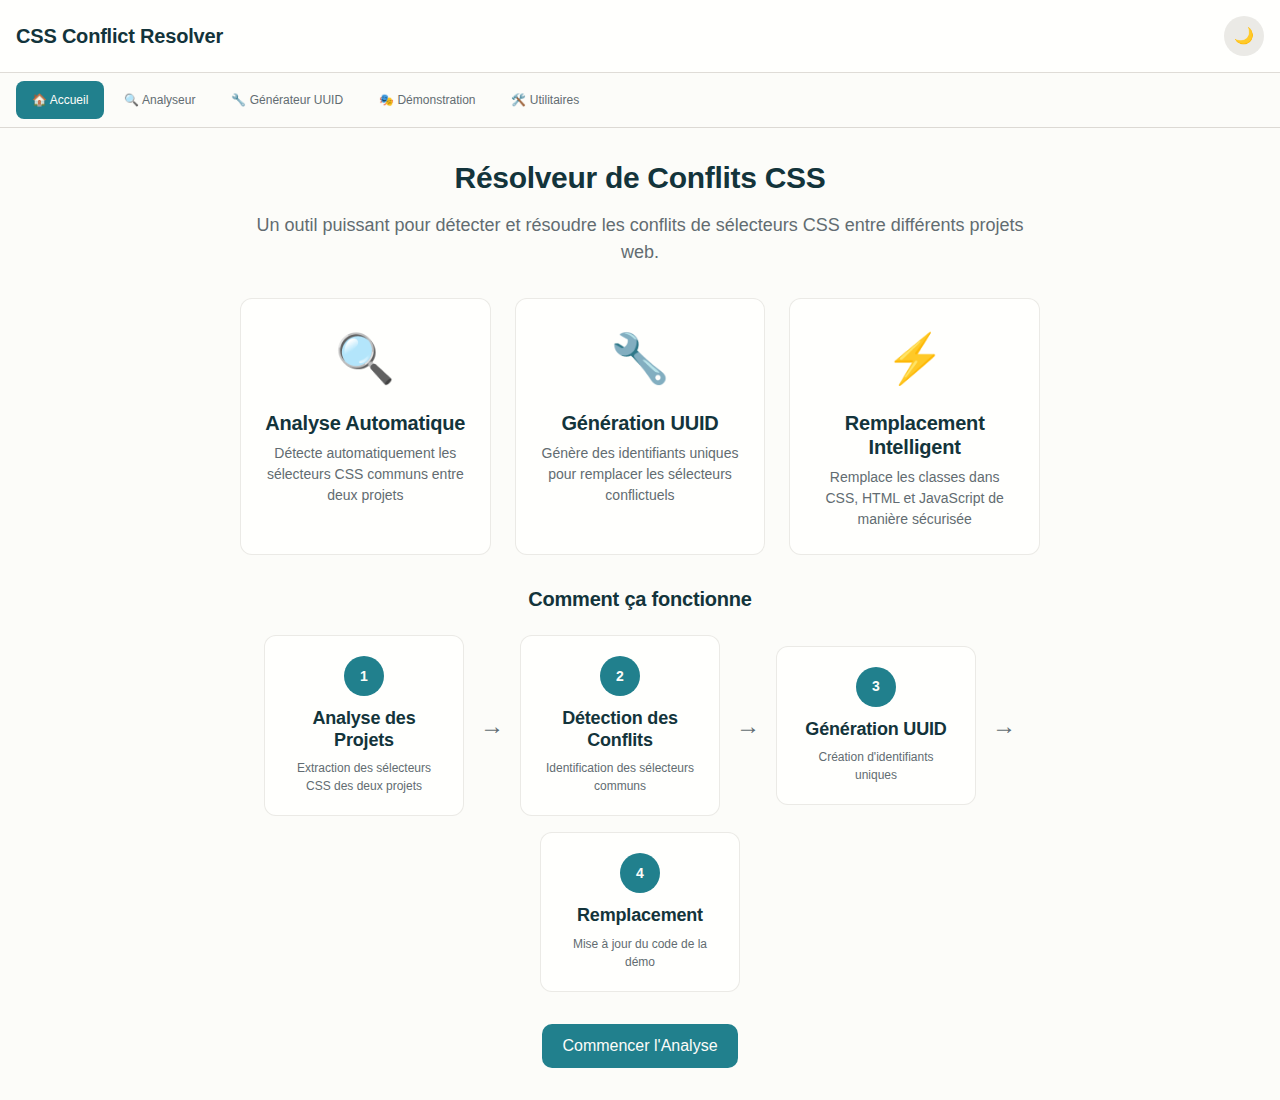
<file: index.html>
<!DOCTYPE html>
<html lang="fr">
<head>
    <meta charset="UTF-8">
    <meta name="viewport" content="width=device-width, initial-scale=1.0">
    <title>CSS Conflict Resolver</title>
    <link rel="stylesheet" href="style.css">
</head>
<body>
    <div class="app-container">
        <!-- Header -->
        <header class="app-header">
            <div class="container">
                <div class="flex items-center justify-between">
                    <h1 class="app-title">CSS Conflict Resolver</h1>
                    <button class="btn btn--secondary" id="theme-toggle">
                        <span id="theme-icon">🌙</span>
                    </button>
                </div>
            </div>
        </header>

        <!-- Navigation -->
        <nav class="app-nav">
            <div class="container">
                <div class="nav-tabs">
                    <button class="nav-tab active" data-tab="accueil">🏠 Accueil</button>
                    <button class="nav-tab" data-tab="analyseur">🔍 Analyseur</button>
                    <button class="nav-tab" data-tab="generateur">🔧 Générateur UUID</button>
                    <button class="nav-tab" data-tab="demonstration">🎭 Démonstration</button>
                    <button class="nav-tab" data-tab="utilitaires">🛠️ Utilitaires</button>
                </div>
            </div>
        </nav>

        <!-- Main Content -->
        <main class="app-main">
            <div class="container">
                <!-- Accueil Tab -->
                <section id="accueil" class="tab-content active">
                    <div class="welcome-section">
                        <h2>Résolveur de Conflits CSS</h2>
                        <p class="lead">Un outil puissant pour détecter et résoudre les conflits de sélecteurs CSS entre différents projets web.</p>
                        
                        <div class="features-grid">
                            <div class="feature-card">
                                <div class="feature-icon">🔍</div>
                                <h3>Analyse Automatique</h3>
                                <p>Détecte automatiquement les sélecteurs CSS communs entre deux projets</p>
                            </div>
                            <div class="feature-card">
                                <div class="feature-icon">🔧</div>
                                <h3>Génération UUID</h3>
                                <p>Génère des identifiants uniques pour remplacer les sélecteurs conflictuels</p>
                            </div>
                            <div class="feature-card">
                                <div class="feature-icon">⚡</div>
                                <h3>Remplacement Intelligent</h3>
                                <p>Remplace les classes dans CSS, HTML et JavaScript de manière sécurisée</p>
                            </div>
                        </div>

                        <div class="process-diagram">
                            <h3>Comment ça fonctionne</h3>
                            <div class="process-steps">
                                <div class="process-step">
                                    <div class="step-number">1</div>
                                    <div class="step-content">
                                        <h4>Analyse des Projets</h4>
                                        <p>Extraction des sélecteurs CSS des deux projets</p>
                                    </div>
                                </div>
                                <div class="process-arrow">→</div>
                                <div class="process-step">
                                    <div class="step-number">2</div>
                                    <div class="step-content">
                                        <h4>Détection des Conflits</h4>
                                        <p>Identification des sélecteurs communs</p>
                                    </div>
                                </div>
                                <div class="process-arrow">→</div>
                                <div class="process-step">
                                    <div class="step-number">3</div>
                                    <div class="step-content">
                                        <h4>Génération UUID</h4>
                                        <p>Création d'identifiants uniques</p>
                                    </div>
                                </div>
                                <div class="process-arrow">→</div>
                                <div class="process-step">
                                    <div class="step-number">4</div>
                                    <div class="step-content">
                                        <h4>Remplacement</h4>
                                        <p>Mise à jour du code de la démo</p>
                                    </div>
                                </div>
                            </div>
                        </div>

                        <div class="cta-section">
                            <button class="btn btn--primary btn--lg" onclick="switchTab('analyseur')">
                                Commencer l'Analyse
                            </button>
                        </div>
                    </div>
                </section>

                <!-- Analyseur Tab -->
                <section id="analyseur" class="tab-content">
                    <h2>Analyseur de Conflits CSS</h2>
                    
                    <div class="analysis-grid">
                        <div class="input-section">
                            <h3>Projet Principal</h3>
                            <textarea id="css-principal" class="code-textarea" placeholder="Collez votre CSS du projet principal ici..."></textarea>
                            <button class="btn btn--secondary btn--sm" onclick="loadExamplePrincipal()">Charger Exemple</button>
                        </div>
                        
                        <div class="input-section">
                            <h3>Projet Démo</h3>
                            <textarea id="css-demo" class="code-textarea" placeholder="Collez votre CSS de la démo ici..."></textarea>
                            <button class="btn btn--secondary btn--sm" onclick="loadExampleDemo()">Charger Exemple</button>
                        </div>
                    </div>

                    <div class="analysis-controls">
                        <button class="btn btn--primary" id="analyze-btn" onclick="analyzeConflicts()">
                            🔍 Analyser les Conflits
                        </button>
                    </div>

                    <div id="analysis-results" class="analysis-results hidden">
                        <div class="stats-grid">
                            <div class="stat-card">
                                <div class="stat-number" id="total-principal">-</div>
                                <div class="stat-label">Sélecteurs Principal</div>
                            </div>
                            <div class="stat-card">
                                <div class="stat-number" id="total-demo">-</div>
                                <div class="stat-label">Sélecteurs Démo</div>
                            </div>
                            <div class="stat-card">
                                <div class="stat-number" id="total-conflicts">-</div>
                                <div class="stat-label">Conflits Détectés</div>
                            </div>
                            <div class="stat-card">
                                <div class="stat-number" id="conflict-percentage">-</div>
                                <div class="stat-label">% de Conflits</div>
                            </div>
                        </div>

                        <div class="conflicts-section">
                            <h3>Sélecteurs en Conflit</h3>
                            <div id="conflicts-list" class="conflicts-list"></div>
                        </div>
                    </div>
                </section>

                <!-- Générateur UUID Tab -->
                <section id="generateur" class="tab-content">
                    <h2>Générateur d'UUID</h2>
                    
                    <div class="generator-controls">
                        <button class="btn btn--primary" onclick="generateUUIDs()">
                            🔧 Générer les UUIDs
                        </button>
                        <button class="btn btn--secondary" onclick="regenerateUUIDs()">
                            🔄 Régénérer
                        </button>
                    </div>

                    <div id="uuid-mapping" class="uuid-mapping hidden">
                        <h3>Mapping des Sélecteurs</h3>
                        <div id="mapping-list" class="mapping-list"></div>
                        
                        <div class="mapping-export">
                            <h4>JSON de Mapping</h4>
                            <textarea id="mapping-json" class="code-textarea json-preview" readonly></textarea>
                            <button class="btn btn--secondary" onclick="copyMapping()">📋 Copier JSON</button>
                        </div>
                    </div>
                </section>

                <!-- Démonstration Tab -->
                <section id="demonstration" class="tab-content">
                    <h2>Démonstration Avant/Après</h2>
                    
                    <div class="demo-grid">
                        <div class="demo-section">
                            <h3>CSS Original</h3>
                            <div class="code-preview">
                                <pre id="css-original"></pre>
                            </div>
                            
                            <h4>HTML Original</h4>
                            <div class="code-preview">
                                <pre id="html-original"></pre>
                            </div>
                        </div>
                        
                        <div class="demo-section">
                            <h3>CSS Modifié</h3>
                            <div class="code-preview">
                                <pre id="css-modified"></pre>
                            </div>
                            
                            <h4>HTML Modifié</h4>
                            <div class="code-preview">
                                <pre id="html-modified"></pre>
                            </div>
                        </div>
                    </div>

                    <div class="demo-controls">
                        <button class="btn btn--primary" onclick="generateDemo()">
                            🎭 Générer la Démonstration
                        </button>
                    </div>
                </section>

                <!-- Utilitaires Tab -->
                <section id="utilitaires" class="tab-content">
                    <h2>Utilitaires CSS</h2>
                    
                    <div class="utilities-grid">
                        <div class="utility-card">
                            <h3>Extracteur de Sélecteurs</h3>
                            <textarea id="css-extract" class="code-textarea" placeholder="Collez votre CSS ici..."></textarea>
                            <button class="btn btn--primary" onclick="extractSelectors()">Extraire</button>
                            <div id="extracted-selectors" class="results-list"></div>
                        </div>
                        
                        <div class="utility-card">
                            <h3>Générateur d'UUID Simple</h3>
                            <div class="uuid-generator">
                                <button class="btn btn--primary" onclick="generateSimpleUUID()">Générer UUID</button>
                                <div class="flex gap-8">
                                    <input type="text" id="simple-uuid" class="form-control" readonly>
                                    <button class="btn btn--secondary" onclick="copySimpleUUID()">Copier</button>
                                </div>
                            </div>
                        </div>
                        
                        <div class="utility-card">
                            <h3>Validateur CSS</h3>
                            <textarea id="css-validate" class="code-textarea" placeholder="Collez votre CSS à valider..."></textarea>
                            <button class="btn btn--primary" onclick="validateCSS()">Valider</button>
                            <div id="validation-results" class="validation-results"></div>
                        </div>
                    </div>
                </section>
            </div>
        </main>

        <!-- Status Bar -->
        <div id="status-bar" class="status-bar hidden">
            <div class="container">
                <div class="status-content">
                    <span id="status-message"></span>
                    <button class="status-close" onclick="hideStatus()">×</button>
                </div>
            </div>
        </div>
    </div>

    <script src="app.js"></script>
</body>
</html>
</file>
<file: style.css>
:root {
  /* Primitive Color Tokens */
  --color-white: rgba(255, 255, 255, 1);
  --color-black: rgba(0, 0, 0, 1);
  --color-cream-50: rgba(252, 252, 249, 1);
  --color-cream-100: rgba(255, 255, 253, 1);
  --color-gray-200: rgba(245, 245, 245, 1);
  --color-gray-300: rgba(167, 169, 169, 1);
  --color-gray-400: rgba(119, 124, 124, 1);
  --color-slate-500: rgba(98, 108, 113, 1);
  --color-brown-600: rgba(94, 82, 64, 1);
  --color-charcoal-700: rgba(31, 33, 33, 1);
  --color-charcoal-800: rgba(38, 40, 40, 1);
  --color-slate-900: rgba(19, 52, 59, 1);
  --color-teal-300: rgba(50, 184, 198, 1);
  --color-teal-400: rgba(45, 166, 178, 1);
  --color-teal-500: rgba(33, 128, 141, 1);
  --color-teal-600: rgba(29, 116, 128, 1);
  --color-teal-700: rgba(26, 104, 115, 1);
  --color-teal-800: rgba(41, 150, 161, 1);
  --color-red-400: rgba(255, 84, 89, 1);
  --color-red-500: rgba(192, 21, 47, 1);
  --color-orange-400: rgba(230, 129, 97, 1);
  --color-orange-500: rgba(168, 75, 47, 1);

  /* RGB versions for opacity control */
  --color-brown-600-rgb: 94, 82, 64;
  --color-teal-500-rgb: 33, 128, 141;
  --color-slate-900-rgb: 19, 52, 59;
  --color-slate-500-rgb: 98, 108, 113;
  --color-red-500-rgb: 192, 21, 47;
  --color-red-400-rgb: 255, 84, 89;
  --color-orange-500-rgb: 168, 75, 47;
  --color-orange-400-rgb: 230, 129, 97;

  /* Background color tokens (Light Mode) */
  --color-bg-1: rgba(59, 130, 246, 0.08); /* Light blue */
  --color-bg-2: rgba(245, 158, 11, 0.08); /* Light yellow */
  --color-bg-3: rgba(34, 197, 94, 0.08); /* Light green */
  --color-bg-4: rgba(239, 68, 68, 0.08); /* Light red */
  --color-bg-5: rgba(147, 51, 234, 0.08); /* Light purple */
  --color-bg-6: rgba(249, 115, 22, 0.08); /* Light orange */
  --color-bg-7: rgba(236, 72, 153, 0.08); /* Light pink */
  --color-bg-8: rgba(6, 182, 212, 0.08); /* Light cyan */

  /* Semantic Color Tokens (Light Mode) */
  --color-background: var(--color-cream-50);
  --color-surface: var(--color-cream-100);
  --color-text: var(--color-slate-900);
  --color-text-secondary: var(--color-slate-500);
  --color-primary: var(--color-teal-500);
  --color-primary-hover: var(--color-teal-600);
  --color-primary-active: var(--color-teal-700);
  --color-secondary: rgba(var(--color-brown-600-rgb), 0.12);
  --color-secondary-hover: rgba(var(--color-brown-600-rgb), 0.2);
  --color-secondary-active: rgba(var(--color-brown-600-rgb), 0.25);
  --color-border: rgba(var(--color-brown-600-rgb), 0.2);
  --color-btn-primary-text: var(--color-cream-50);
  --color-card-border: rgba(var(--color-brown-600-rgb), 0.12);
  --color-card-border-inner: rgba(var(--color-brown-600-rgb), 0.12);
  --color-error: var(--color-red-500);
  --color-success: var(--color-teal-500);
  --color-warning: var(--color-orange-500);
  --color-info: var(--color-slate-500);
  --color-focus-ring: rgba(var(--color-teal-500-rgb), 0.4);
  --color-select-caret: rgba(var(--color-slate-900-rgb), 0.8);

  /* Common style patterns */
  --focus-ring: 0 0 0 3px var(--color-focus-ring);
  --focus-outline: 2px solid var(--color-primary);
  --status-bg-opacity: 0.15;
  --status-border-opacity: 0.25;
  --select-caret-light: url("data:image/svg+xml,%3Csvg xmlns='http://www.w3.org/2000/svg' width='16' height='16' viewBox='0 0 24 24' fill='none' stroke='%23134252' stroke-width='2' stroke-linecap='round' stroke-linejoin='round'%3E%3Cpolyline points='6 9 12 15 18 9'%3E%3C/polyline%3E%3C/svg%3E");
  --select-caret-dark: url("data:image/svg+xml,%3Csvg xmlns='http://www.w3.org/2000/svg' width='16' height='16' viewBox='0 0 24 24' fill='none' stroke='%23f5f5f5' stroke-width='2' stroke-linecap='round' stroke-linejoin='round'%3E%3Cpolyline points='6 9 12 15 18 9'%3E%3C/polyline%3E%3C/svg%3E");

  /* RGB versions for opacity control */
  --color-success-rgb: 33, 128, 141;
  --color-error-rgb: 192, 21, 47;
  --color-warning-rgb: 168, 75, 47;
  --color-info-rgb: 98, 108, 113;

  /* Typography */
  --font-family-base: "FKGroteskNeue", "Geist", "Inter", -apple-system,
    BlinkMacSystemFont, "Segoe UI", Roboto, sans-serif;
  --font-family-mono: "Berkeley Mono", ui-monospace, SFMono-Regular, Menlo,
    Monaco, Consolas, monospace;
  --font-size-xs: 11px;
  --font-size-sm: 12px;
  --font-size-base: 14px;
  --font-size-md: 14px;
  --font-size-lg: 16px;
  --font-size-xl: 18px;
  --font-size-2xl: 20px;
  --font-size-3xl: 24px;
  --font-size-4xl: 30px;
  --font-weight-normal: 400;
  --font-weight-medium: 500;
  --font-weight-semibold: 550;
  --font-weight-bold: 600;
  --line-height-tight: 1.2;
  --line-height-normal: 1.5;
  --letter-spacing-tight: -0.01em;

  /* Spacing */
  --space-0: 0;
  --space-1: 1px;
  --space-2: 2px;
  --space-4: 4px;
  --space-6: 6px;
  --space-8: 8px;
  --space-10: 10px;
  --space-12: 12px;
  --space-16: 16px;
  --space-20: 20px;
  --space-24: 24px;
  --space-32: 32px;

  /* Border Radius */
  --radius-sm: 6px;
  --radius-base: 8px;
  --radius-md: 10px;
  --radius-lg: 12px;
  --radius-full: 9999px;

  /* Shadows */
  --shadow-xs: 0 1px 2px rgba(0, 0, 0, 0.02);
  --shadow-sm: 0 1px 3px rgba(0, 0, 0, 0.04), 0 1px 2px rgba(0, 0, 0, 0.02);
  --shadow-md: 0 4px 6px -1px rgba(0, 0, 0, 0.04),
    0 2px 4px -1px rgba(0, 0, 0, 0.02);
  --shadow-lg: 0 10px 15px -3px rgba(0, 0, 0, 0.04),
    0 4px 6px -2px rgba(0, 0, 0, 0.02);
  --shadow-inset-sm: inset 0 1px 0 rgba(255, 255, 255, 0.15),
    inset 0 -1px 0 rgba(0, 0, 0, 0.03);

  /* Animation */
  --duration-fast: 150ms;
  --duration-normal: 250ms;
  --ease-standard: cubic-bezier(0.16, 1, 0.3, 1);

  /* Layout */
  --container-sm: 640px;
  --container-md: 768px;
  --container-lg: 1024px;
  --container-xl: 1280px;
}

/* Dark mode colors */
@media (prefers-color-scheme: dark) {
  :root {
    /* RGB versions for opacity control (Dark Mode) */
    --color-gray-400-rgb: 119, 124, 124;
    --color-teal-300-rgb: 50, 184, 198;
    --color-gray-300-rgb: 167, 169, 169;
    --color-gray-200-rgb: 245, 245, 245;

    /* Background color tokens (Dark Mode) */
    --color-bg-1: rgba(29, 78, 216, 0.15); /* Dark blue */
    --color-bg-2: rgba(180, 83, 9, 0.15); /* Dark yellow */
    --color-bg-3: rgba(21, 128, 61, 0.15); /* Dark green */
    --color-bg-4: rgba(185, 28, 28, 0.15); /* Dark red */
    --color-bg-5: rgba(107, 33, 168, 0.15); /* Dark purple */
    --color-bg-6: rgba(194, 65, 12, 0.15); /* Dark orange */
    --color-bg-7: rgba(190, 24, 93, 0.15); /* Dark pink */
    --color-bg-8: rgba(8, 145, 178, 0.15); /* Dark cyan */
    
    /* Semantic Color Tokens (Dark Mode) */
    --color-background: var(--color-charcoal-700);
    --color-surface: var(--color-charcoal-800);
    --color-text: var(--color-gray-200);
    --color-text-secondary: rgba(var(--color-gray-300-rgb), 0.7);
    --color-primary: var(--color-teal-300);
    --color-primary-hover: var(--color-teal-400);
    --color-primary-active: var(--color-teal-800);
    --color-secondary: rgba(var(--color-gray-400-rgb), 0.15);
    --color-secondary-hover: rgba(var(--color-gray-400-rgb), 0.25);
    --color-secondary-active: rgba(var(--color-gray-400-rgb), 0.3);
    --color-border: rgba(var(--color-gray-400-rgb), 0.3);
    --color-error: var(--color-red-400);
    --color-success: var(--color-teal-300);
    --color-warning: var(--color-orange-400);
    --color-info: var(--color-gray-300);
    --color-focus-ring: rgba(var(--color-teal-300-rgb), 0.4);
    --color-btn-primary-text: var(--color-slate-900);
    --color-card-border: rgba(var(--color-gray-400-rgb), 0.2);
    --color-card-border-inner: rgba(var(--color-gray-400-rgb), 0.15);
    --shadow-inset-sm: inset 0 1px 0 rgba(255, 255, 255, 0.1),
      inset 0 -1px 0 rgba(0, 0, 0, 0.15);
    --button-border-secondary: rgba(var(--color-gray-400-rgb), 0.2);
    --color-border-secondary: rgba(var(--color-gray-400-rgb), 0.2);
    --color-select-caret: rgba(var(--color-gray-200-rgb), 0.8);

    /* Common style patterns - updated for dark mode */
    --focus-ring: 0 0 0 3px var(--color-focus-ring);
    --focus-outline: 2px solid var(--color-primary);
    --status-bg-opacity: 0.15;
    --status-border-opacity: 0.25;
    --select-caret-light: url("data:image/svg+xml,%3Csvg xmlns='http://www.w3.org/2000/svg' width='16' height='16' viewBox='0 0 24 24' fill='none' stroke='%23134252' stroke-width='2' stroke-linecap='round' stroke-linejoin='round'%3E%3Cpolyline points='6 9 12 15 18 9'%3E%3C/polyline%3E%3C/svg%3E");
    --select-caret-dark: url("data:image/svg+xml,%3Csvg xmlns='http://www.w3.org/2000/svg' width='16' height='16' viewBox='0 0 24 24' fill='none' stroke='%23f5f5f5' stroke-width='2' stroke-linecap='round' stroke-linejoin='round'%3E%3Cpolyline points='6 9 12 15 18 9'%3E%3C/polyline%3E%3C/svg%3E");

    /* RGB versions for dark mode */
    --color-success-rgb: var(--color-teal-300-rgb);
    --color-error-rgb: var(--color-red-400-rgb);
    --color-warning-rgb: var(--color-orange-400-rgb);
    --color-info-rgb: var(--color-gray-300-rgb);
  }
}

/* Data attribute for manual theme switching */
[data-color-scheme="dark"] {
  /* RGB versions for opacity control (dark mode) */
  --color-gray-400-rgb: 119, 124, 124;
  --color-teal-300-rgb: 50, 184, 198;
  --color-gray-300-rgb: 167, 169, 169;
  --color-gray-200-rgb: 245, 245, 245;

  /* Colorful background palette - Dark Mode */
  --color-bg-1: rgba(29, 78, 216, 0.15); /* Dark blue */
  --color-bg-2: rgba(180, 83, 9, 0.15); /* Dark yellow */
  --color-bg-3: rgba(21, 128, 61, 0.15); /* Dark green */
  --color-bg-4: rgba(185, 28, 28, 0.15); /* Dark red */
  --color-bg-5: rgba(107, 33, 168, 0.15); /* Dark purple */
  --color-bg-6: rgba(194, 65, 12, 0.15); /* Dark orange */
  --color-bg-7: rgba(190, 24, 93, 0.15); /* Dark pink */
  --color-bg-8: rgba(8, 145, 178, 0.15); /* Dark cyan */
  
  /* Semantic Color Tokens (Dark Mode) */
  --color-background: var(--color-charcoal-700);
  --color-surface: var(--color-charcoal-800);
  --color-text: var(--color-gray-200);
  --color-text-secondary: rgba(var(--color-gray-300-rgb), 0.7);
  --color-primary: var(--color-teal-300);
  --color-primary-hover: var(--color-teal-400);
  --color-primary-active: var(--color-teal-800);
  --color-secondary: rgba(var(--color-gray-400-rgb), 0.15);
  --color-secondary-hover: rgba(var(--color-gray-400-rgb), 0.25);
  --color-secondary-active: rgba(var(--color-gray-400-rgb), 0.3);
  --color-border: rgba(var(--color-gray-400-rgb), 0.3);
  --color-error: var(--color-red-400);
  --color-success: var(--color-teal-300);
  --color-warning: var(--color-orange-400);
  --color-info: var(--color-gray-300);
  --color-focus-ring: rgba(var(--color-teal-300-rgb), 0.4);
  --color-btn-primary-text: var(--color-slate-900);
  --color-card-border: rgba(var(--color-gray-400-rgb), 0.15);
  --color-card-border-inner: rgba(var(--color-gray-400-rgb), 0.15);
  --shadow-inset-sm: inset 0 1px 0 rgba(255, 255, 255, 0.1),
    inset 0 -1px 0 rgba(0, 0, 0, 0.15);
  --color-border-secondary: rgba(var(--color-gray-400-rgb), 0.2);
  --color-select-caret: rgba(var(--color-gray-200-rgb), 0.8);

  /* Common style patterns - updated for dark mode */
  --focus-ring: 0 0 0 3px var(--color-focus-ring);
  --focus-outline: 2px solid var(--color-primary);
  --status-bg-opacity: 0.15;
  --status-border-opacity: 0.25;
  --select-caret-light: url("data:image/svg+xml,%3Csvg xmlns='http://www.w3.org/2000/svg' width='16' height='16' viewBox='0 0 24 24' fill='none' stroke='%23134252' stroke-width='2' stroke-linecap='round' stroke-linejoin='round'%3E%3Cpolyline points='6 9 12 15 18 9'%3E%3C/polyline%3E%3C/svg%3E");
  --select-caret-dark: url("data:image/svg+xml,%3Csvg xmlns='http://www.w3.org/2000/svg' width='16' height='16' viewBox='0 0 24 24' fill='none' stroke='%23f5f5f5' stroke-width='2' stroke-linecap='round' stroke-linejoin='round'%3E%3Cpolyline points='6 9 12 15 18 9'%3E%3C/polyline%3E%3C/svg%3E");

  /* RGB versions for dark mode */
  --color-success-rgb: var(--color-teal-300-rgb);
  --color-error-rgb: var(--color-red-400-rgb);
  --color-warning-rgb: var(--color-orange-400-rgb);
  --color-info-rgb: var(--color-gray-300-rgb);
}

[data-color-scheme="light"] {
  /* RGB versions for opacity control (light mode) */
  --color-brown-600-rgb: 94, 82, 64;
  --color-teal-500-rgb: 33, 128, 141;
  --color-slate-900-rgb: 19, 52, 59;
  
  /* Semantic Color Tokens (Light Mode) */
  --color-background: var(--color-cream-50);
  --color-surface: var(--color-cream-100);
  --color-text: var(--color-slate-900);
  --color-text-secondary: var(--color-slate-500);
  --color-primary: var(--color-teal-500);
  --color-primary-hover: var(--color-teal-600);
  --color-primary-active: var(--color-teal-700);
  --color-secondary: rgba(var(--color-brown-600-rgb), 0.12);
  --color-secondary-hover: rgba(var(--color-brown-600-rgb), 0.2);
  --color-secondary-active: rgba(var(--color-brown-600-rgb), 0.25);
  --color-border: rgba(var(--color-brown-600-rgb), 0.2);
  --color-btn-primary-text: var(--color-cream-50);
  --color-card-border: rgba(var(--color-brown-600-rgb), 0.12);
  --color-card-border-inner: rgba(var(--color-brown-600-rgb), 0.12);
  --color-error: var(--color-red-500);
  --color-success: var(--color-teal-500);
  --color-warning: var(--color-orange-500);
  --color-info: var(--color-slate-500);
  --color-focus-ring: rgba(var(--color-teal-500-rgb), 0.4);

  /* RGB versions for light mode */
  --color-success-rgb: var(--color-teal-500-rgb);
  --color-error-rgb: var(--color-red-500-rgb);
  --color-warning-rgb: var(--color-orange-500-rgb);
  --color-info-rgb: var(--color-slate-500-rgb);
}

/* Base styles */
html {
  font-size: var(--font-size-base);
  font-family: var(--font-family-base);
  line-height: var(--line-height-normal);
  color: var(--color-text);
  background-color: var(--color-background);
  -webkit-font-smoothing: antialiased;
  box-sizing: border-box;
}

body {
  margin: 0;
  padding: 0;
}

*,
*::before,
*::after {
  box-sizing: inherit;
}

/* Typography */
h1,
h2,
h3,
h4,
h5,
h6 {
  margin: 0;
  font-weight: var(--font-weight-semibold);
  line-height: var(--line-height-tight);
  color: var(--color-text);
  letter-spacing: var(--letter-spacing-tight);
}

h1 {
  font-size: var(--font-size-4xl);
}
h2 {
  font-size: var(--font-size-3xl);
}
h3 {
  font-size: var(--font-size-2xl);
}
h4 {
  font-size: var(--font-size-xl);
}
h5 {
  font-size: var(--font-size-lg);
}
h6 {
  font-size: var(--font-size-md);
}

p {
  margin: 0 0 var(--space-16) 0;
}

a {
  color: var(--color-primary);
  text-decoration: none;
  transition: color var(--duration-fast) var(--ease-standard);
}

a:hover {
  color: var(--color-primary-hover);
}

code,
pre {
  font-family: var(--font-family-mono);
  font-size: calc(var(--font-size-base) * 0.95);
  background-color: var(--color-secondary);
  border-radius: var(--radius-sm);
}

code {
  padding: var(--space-1) var(--space-4);
}

pre {
  padding: var(--space-16);
  margin: var(--space-16) 0;
  overflow: auto;
  border: 1px solid var(--color-border);
}

pre code {
  background: none;
  padding: 0;
}

/* Buttons */
.btn {
  display: inline-flex;
  align-items: center;
  justify-content: center;
  padding: var(--space-8) var(--space-16);
  border-radius: var(--radius-base);
  font-size: var(--font-size-base);
  font-weight: 500;
  line-height: 1.5;
  cursor: pointer;
  transition: all var(--duration-normal) var(--ease-standard);
  border: none;
  text-decoration: none;
  position: relative;
}

.btn:focus-visible {
  outline: none;
  box-shadow: var(--focus-ring);
}

.btn--primary {
  background: var(--color-primary);
  color: var(--color-btn-primary-text);
}

.btn--primary:hover {
  background: var(--color-primary-hover);
}

.btn--primary:active {
  background: var(--color-primary-active);
}

.btn--secondary {
  background: var(--color-secondary);
  color: var(--color-text);
}

.btn--secondary:hover {
  background: var(--color-secondary-hover);
}

.btn--secondary:active {
  background: var(--color-secondary-active);
}

.btn--outline {
  background: transparent;
  border: 1px solid var(--color-border);
  color: var(--color-text);
}

.btn--outline:hover {
  background: var(--color-secondary);
}

.btn--sm {
  padding: var(--space-4) var(--space-12);
  font-size: var(--font-size-sm);
  border-radius: var(--radius-sm);
}

.btn--lg {
  padding: var(--space-10) var(--space-20);
  font-size: var(--font-size-lg);
  border-radius: var(--radius-md);
}

.btn--full-width {
  width: 100%;
}

.btn:disabled {
  opacity: 0.5;
  cursor: not-allowed;
}

/* Form elements */
.form-control {
  display: block;
  width: 100%;
  padding: var(--space-8) var(--space-12);
  font-size: var(--font-size-md);
  line-height: 1.5;
  color: var(--color-text);
  background-color: var(--color-surface);
  border: 1px solid var(--color-border);
  border-radius: var(--radius-base);
  transition: border-color var(--duration-fast) var(--ease-standard),
    box-shadow var(--duration-fast) var(--ease-standard);
}

textarea.form-control {
  font-family: var(--font-family-base);
  font-size: var(--font-size-base);
}

select.form-control {
  padding: var(--space-8) var(--space-12);
  -webkit-appearance: none;
  -moz-appearance: none;
  appearance: none;
  background-image: var(--select-caret-light);
  background-repeat: no-repeat;
  background-position: right var(--space-12) center;
  background-size: 16px;
  padding-right: var(--space-32);
}

/* Add a dark mode specific caret */
@media (prefers-color-scheme: dark) {
  select.form-control {
    background-image: var(--select-caret-dark);
  }
}

/* Also handle data-color-scheme */
[data-color-scheme="dark"] select.form-control {
  background-image: var(--select-caret-dark);
}

[data-color-scheme="light"] select.form-control {
  background-image: var(--select-caret-light);
}

.form-control:focus {
  border-color: var(--color-primary);
  outline: var(--focus-outline);
}

.form-label {
  display: block;
  margin-bottom: var(--space-8);
  font-weight: var(--font-weight-medium);
  font-size: var(--font-size-sm);
}

.form-group {
  margin-bottom: var(--space-16);
}

/* Card component */
.card {
  background-color: var(--color-surface);
  border-radius: var(--radius-lg);
  border: 1px solid var(--color-card-border);
  box-shadow: var(--shadow-sm);
  overflow: hidden;
  transition: box-shadow var(--duration-normal) var(--ease-standard);
}

.card:hover {
  box-shadow: var(--shadow-md);
}

.card__body {
  padding: var(--space-16);
}

.card__header,
.card__footer {
  padding: var(--space-16);
  border-bottom: 1px solid var(--color-card-border-inner);
}

/* Status indicators - simplified with CSS variables */
.status {
  display: inline-flex;
  align-items: center;
  padding: var(--space-6) var(--space-12);
  border-radius: var(--radius-full);
  font-weight: var(--font-weight-medium);
  font-size: var(--font-size-sm);
}

.status--success {
  background-color: rgba(
    var(--color-success-rgb, 33, 128, 141),
    var(--status-bg-opacity)
  );
  color: var(--color-success);
  border: 1px solid
    rgba(var(--color-success-rgb, 33, 128, 141), var(--status-border-opacity));
}

.status--error {
  background-color: rgba(
    var(--color-error-rgb, 192, 21, 47),
    var(--status-bg-opacity)
  );
  color: var(--color-error);
  border: 1px solid
    rgba(var(--color-error-rgb, 192, 21, 47), var(--status-border-opacity));
}

.status--warning {
  background-color: rgba(
    var(--color-warning-rgb, 168, 75, 47),
    var(--status-bg-opacity)
  );
  color: var(--color-warning);
  border: 1px solid
    rgba(var(--color-warning-rgb, 168, 75, 47), var(--status-border-opacity));
}

.status--info {
  background-color: rgba(
    var(--color-info-rgb, 98, 108, 113),
    var(--status-bg-opacity)
  );
  color: var(--color-info);
  border: 1px solid
    rgba(var(--color-info-rgb, 98, 108, 113), var(--status-border-opacity));
}

/* Container layout */
.container {
  width: 100%;
  margin-right: auto;
  margin-left: auto;
  padding-right: var(--space-16);
  padding-left: var(--space-16);
}

@media (min-width: 640px) {
  .container {
    max-width: var(--container-sm);
  }
}
@media (min-width: 768px) {
  .container {
    max-width: var(--container-md);
  }
}
@media (min-width: 1024px) {
  .container {
    max-width: var(--container-lg);
  }
}
@media (min-width: 1280px) {
  .container {
    max-width: var(--container-xl);
  }
}

/* Utility classes */
.flex {
  display: flex;
}
.flex-col {
  flex-direction: column;
}
.items-center {
  align-items: center;
}
.justify-center {
  justify-content: center;
}
.justify-between {
  justify-content: space-between;
}
.gap-4 {
  gap: var(--space-4);
}
.gap-8 {
  gap: var(--space-8);
}
.gap-16 {
  gap: var(--space-16);
}

.m-0 {
  margin: 0;
}
.mt-8 {
  margin-top: var(--space-8);
}
.mb-8 {
  margin-bottom: var(--space-8);
}
.mx-8 {
  margin-left: var(--space-8);
  margin-right: var(--space-8);
}
.my-8 {
  margin-top: var(--space-8);
  margin-bottom: var(--space-8);
}

.p-0 {
  padding: 0;
}
.py-8 {
  padding-top: var(--space-8);
  padding-bottom: var(--space-8);
}
.px-8 {
  padding-left: var(--space-8);
  padding-right: var(--space-8);
}
.py-16 {
  padding-top: var(--space-16);
  padding-bottom: var(--space-16);
}
.px-16 {
  padding-left: var(--space-16);
  padding-right: var(--space-16);
}

.block {
  display: block;
}
.hidden {
  display: none;
}

/* Accessibility */
.sr-only {
  position: absolute;
  width: 1px;
  height: 1px;
  padding: 0;
  margin: -1px;
  overflow: hidden;
  clip: rect(0, 0, 0, 0);
  white-space: nowrap;
  border-width: 0;
}

:focus-visible {
  outline: var(--focus-outline);
  outline-offset: 2px;
}

/* Dark mode specifics */
[data-color-scheme="dark"] .btn--outline {
  border: 1px solid var(--color-border-secondary);
}

@font-face {
  font-family: 'FKGroteskNeue';
  src: url('https://r2cdn.perplexity.ai/fonts/FKGroteskNeue.woff2')
    format('woff2');
}

/* END PERPLEXITY DESIGN SYSTEM */
/* Application Styles for CSS Conflict Resolver */

/* App Layout */
.app-container {
  min-height: 100vh;
  display: flex;
  flex-direction: column;
}

.app-header {
  background: var(--color-surface);
  border-bottom: 1px solid var(--color-border);
  padding: var(--space-16) 0;
}

.app-title {
  font-size: var(--font-size-2xl);
  font-weight: var(--font-weight-bold);
  color: var(--color-text);
  margin: 0;
}

.app-nav {
  background: var(--color-background);
  border-bottom: 1px solid var(--color-border);
  padding: 0;
}

.nav-tabs {
  display: flex;
  gap: var(--space-4);
  overflow-x: auto;
  padding: var(--space-8) 0;
}

.nav-tab {
  background: transparent;
  border: none;
  padding: var(--space-12) var(--space-16);
  border-radius: var(--radius-base);
  color: var(--color-text-secondary);
  cursor: pointer;
  transition: all var(--duration-fast) var(--ease-standard);
  font-weight: var(--font-weight-medium);
  white-space: nowrap;
  font-size: var(--font-size-sm);
}

.nav-tab:hover {
  background: var(--color-secondary-hover);
  color: var(--color-text);
}

.nav-tab.active {
  background: var(--color-primary);
  color: var(--color-btn-primary-text);
}

.app-main {
  flex: 1;
  padding: var(--space-32) 0;
}

/* Tab Content */
.tab-content {
  display: none;
}

.tab-content.active {
  display: block;
  animation: fadeIn 0.3s ease-in;
}

@keyframes fadeIn {
  from { opacity: 0; transform: translateY(10px); }
  to { opacity: 1; transform: translateY(0); }
}

/* Welcome Section */
.welcome-section {
  text-align: center;
  max-width: 800px;
  margin: 0 auto;
}

.welcome-section h2 {
  font-size: var(--font-size-4xl);
  margin-bottom: var(--space-16);
  color: var(--color-text);
}

.lead {
  font-size: var(--font-size-xl);
  color: var(--color-text-secondary);
  margin-bottom: var(--space-32);
  line-height: var(--line-height-normal);
}

.features-grid {
  display: grid;
  grid-template-columns: repeat(auto-fit, minmax(250px, 1fr));
  gap: var(--space-24);
  margin: var(--space-32) 0;
}

.feature-card {
  background: var(--color-surface);
  border: 1px solid var(--color-card-border);
  border-radius: var(--radius-lg);
  padding: var(--space-24);
  text-align: center;
  transition: transform var(--duration-normal) var(--ease-standard);
}

.feature-card:hover {
  transform: translateY(-2px);
  box-shadow: var(--shadow-md);
}

.feature-icon {
  font-size: 48px;
  margin-bottom: var(--space-16);
}

.feature-card h3 {
  margin-bottom: var(--space-8);
  color: var(--color-text);
}

.feature-card p {
  color: var(--color-text-secondary);
  margin: 0;
}

/* Process Diagram */
.process-diagram {
  margin: var(--space-32) 0;
  text-align: center;
}

.process-diagram h3 {
  margin-bottom: var(--space-24);
  color: var(--color-text);
}

.process-steps {
  display: flex;
  justify-content: center;
  align-items: center;
  flex-wrap: wrap;
  gap: var(--space-16);
}

.process-step {
  background: var(--color-surface);
  border: 1px solid var(--color-card-border);
  border-radius: var(--radius-lg);
  padding: var(--space-20);
  max-width: 200px;
  text-align: center;
}

.step-number {
  width: 40px;
  height: 40px;
  background: var(--color-primary);
  color: var(--color-btn-primary-text);
  border-radius: var(--radius-full);
  display: flex;
  align-items: center;
  justify-content: center;
  font-weight: var(--font-weight-bold);
  margin: 0 auto var(--space-12) auto;
}

.step-content h4 {
  margin-bottom: var(--space-8);
  color: var(--color-text);
}

.step-content p {
  color: var(--color-text-secondary);
  font-size: var(--font-size-sm);
  margin: 0;
}

.process-arrow {
  font-size: 24px;
  color: var(--color-text-secondary);
  font-weight: bold;
}

.cta-section {
  margin-top: var(--space-32);
}

/* Analysis Section */
.analysis-grid {
  display: grid;
  grid-template-columns: 1fr 1fr;
  gap: var(--space-24);
  margin-bottom: var(--space-32);
}

@media (max-width: 768px) {
  .analysis-grid {
    grid-template-columns: 1fr;
  }
}

.input-section {
  background: var(--color-surface);
  border: 1px solid var(--color-card-border);
  border-radius: var(--radius-lg);
  padding: var(--space-20);
}

.input-section h3 {
  margin-bottom: var(--space-16);
  color: var(--color-text);
}

.code-textarea {
  width: 100%;
  min-height: 200px;
  background: var(--color-background);
  border: 1px solid var(--color-border);
  border-radius: var(--radius-base);
  padding: var(--space-12);
  font-family: var(--font-family-mono);
  font-size: var(--font-size-sm);
  color: var(--color-text);
  resize: vertical;
  margin-bottom: var(--space-12);
}

.analysis-controls {
  text-align: center;
  margin-bottom: var(--space-32);
}

.analysis-results {
  background: var(--color-surface);
  border: 1px solid var(--color-card-border);
  border-radius: var(--radius-lg);
  padding: var(--space-24);
}

.stats-grid {
  display: grid;
  grid-template-columns: repeat(auto-fit, minmax(150px, 1fr));
  gap: var(--space-16);
  margin-bottom: var(--space-24);
}

.stat-card {
  background: var(--color-background);
  border: 1px solid var(--color-border);
  border-radius: var(--radius-base);
  padding: var(--space-16);
  text-align: center;
}

.stat-number {
  font-size: var(--font-size-3xl);
  font-weight: var(--font-weight-bold);
  color: var(--color-primary);
  margin-bottom: var(--space-4);
}

.stat-label {
  font-size: var(--font-size-sm);
  color: var(--color-text-secondary);
}

.conflicts-section h3 {
  margin-bottom: var(--space-16);
  color: var(--color-text);
}

.conflicts-list {
  display: flex;
  flex-wrap: wrap;
  gap: var(--space-8);
}

.conflict-item {
  background: var(--color-bg-4);
  color: var(--color-error);
  padding: var(--space-6) var(--space-12);
  border-radius: var(--radius-base);
  font-family: var(--font-family-mono);
  font-size: var(--font-size-sm);
  border: 1px solid rgba(var(--color-error-rgb), 0.3);
}

/* Generator Section */
.generator-controls {
  display: flex;
  gap: var(--space-16);
  margin-bottom: var(--space-32);
  justify-content: center;
}

.uuid-mapping {
  background: var(--color-surface);
  border: 1px solid var(--color-card-border);
  border-radius: var(--radius-lg);
  padding: var(--space-24);
}

.uuid-mapping h3 {
  margin-bottom: var(--space-20);
  color: var(--color-text);
}

.mapping-list {
  margin-bottom: var(--space-24);
}

.mapping-item {
  display: flex;
  align-items: center;
  justify-content: space-between;
  padding: var(--space-12);
  background: var(--color-background);
  border: 1px solid var(--color-border);
  border-radius: var(--radius-base);
  margin-bottom: var(--space-8);
}

.mapping-original {
  font-family: var(--font-family-mono);
  color: var(--color-error);
  font-weight: var(--font-weight-medium);
}

.mapping-arrow {
  color: var(--color-text-secondary);
  margin: 0 var(--space-12);
}

.mapping-uuid {
  font-family: var(--font-family-mono);
  color: var(--color-success);
  font-weight: var(--font-weight-medium);
}

.mapping-export h4 {
  margin-bottom: var(--space-12);
  color: var(--color-text);
}

.json-preview {
  min-height: 150px;
  background: var(--color-charcoal-800);
  color: var(--color-gray-200);
  border: 1px solid var(--color-gray-400);
}

/* Demo Section */
.demo-grid {
  display: grid;
  grid-template-columns: 1fr 1fr;
  gap: var(--space-24);
  margin-bottom: var(--space-32);
}

@media (max-width: 768px) {
  .demo-grid {
    grid-template-columns: 1fr;
  }
}

.demo-section {
  background: var(--color-surface);
  border: 1px solid var(--color-card-border);
  border-radius: var(--radius-lg);
  padding: var(--space-20);
}

.demo-section h3, .demo-section h4 {
  margin-bottom: var(--space-16);
  color: var(--color-text);
}

.code-preview {
  background: var(--color-charcoal-800);
  border: 1px solid var(--color-gray-400);
  border-radius: var(--radius-base);
  overflow: auto;
  margin-bottom: var(--space-20);
}

.code-preview pre {
  padding: var(--space-16);
  margin: 0;
  font-family: var(--font-family-mono);
  font-size: var(--font-size-sm);
  color: var(--color-gray-200);
  line-height: 1.4;
}

.demo-controls {
  text-align: center;
}

/* Utilities Section */
.utilities-grid {
  display: grid;
  grid-template-columns: repeat(auto-fit, minmax(300px, 1fr));
  gap: var(--space-24);
}

.utility-card {
  background: var(--color-surface);
  border: 1px solid var(--color-card-border);
  border-radius: var(--radius-lg);
  padding: var(--space-20);
}

.utility-card h3 {
  margin-bottom: var(--space-16);
  color: var(--color-text);
}

.uuid-generator {
  display: flex;
  flex-direction: column;
  gap: var(--space-12);
}

.results-list {
  background: var(--color-background);
  border: 1px solid var(--color-border);
  border-radius: var(--radius-base);
  padding: var(--space-12);
  margin-top: var(--space-12);
  min-height: 100px;
  font-family: var(--font-family-mono);
  font-size: var(--font-size-sm);
}

.validation-results {
  margin-top: var(--space-12);
  padding: var(--space-12);
  border-radius: var(--radius-base);
  font-family: var(--font-family-mono);
  font-size: var(--font-size-sm);
}

.validation-results.valid {
  background: var(--color-bg-3);
  color: var(--color-success);
  border: 1px solid rgba(var(--color-success-rgb), 0.3);
}

.validation-results.invalid {
  background: var(--color-bg-4);
  color: var(--color-error);
  border: 1px solid rgba(var(--color-error-rgb), 0.3);
}

/* Status Bar */
.status-bar {
  position: fixed;
  bottom: 0;
  left: 0;
  right: 0;
  background: var(--color-primary);
  color: var(--color-btn-primary-text);
  padding: var(--space-12) 0;
  transform: translateY(100%);
  transition: transform var(--duration-normal) var(--ease-standard);
  z-index: 1000;
}

.status-bar.show {
  transform: translateY(0);
}

.status-content {
  display: flex;
  align-items: center;
  justify-content: space-between;
}

.status-close {
  background: none;
  border: none;
  color: var(--color-btn-primary-text);
  font-size: var(--font-size-xl);
  cursor: pointer;
  padding: 0;
  width: 24px;
  height: 24px;
  display: flex;
  align-items: center;
  justify-content: center;
}

/* Theme Toggle */
#theme-toggle {
  font-size: var(--font-size-lg);
  border-radius: var(--radius-full);
  width: 40px;
  height: 40px;
  padding: 0;
  display: flex;
  align-items: center;
  justify-content: center;
}

/* Utility Classes */
.hidden {
  display: none !important;
}

.highlight-original {
  background: rgba(var(--color-error-rgb), 0.2);
  padding: 2px 4px;
  border-radius: 3px;
}

.highlight-modified {
  background: rgba(var(--color-success-rgb), 0.2);
  padding: 2px 4px;
  border-radius: 3px;
}

/* Responsive Design */
@media (max-width: 768px) {
  .process-steps {
    flex-direction: column;
  }
  
  .process-arrow {
    transform: rotate(90deg);
  }
  
  .generator-controls {
    flex-direction: column;
    align-items: center;
  }
  
  .nav-tabs {
    justify-content: flex-start;
  }
  
  .app-title {
    font-size: var(--font-size-xl);
  }
}
</file>
